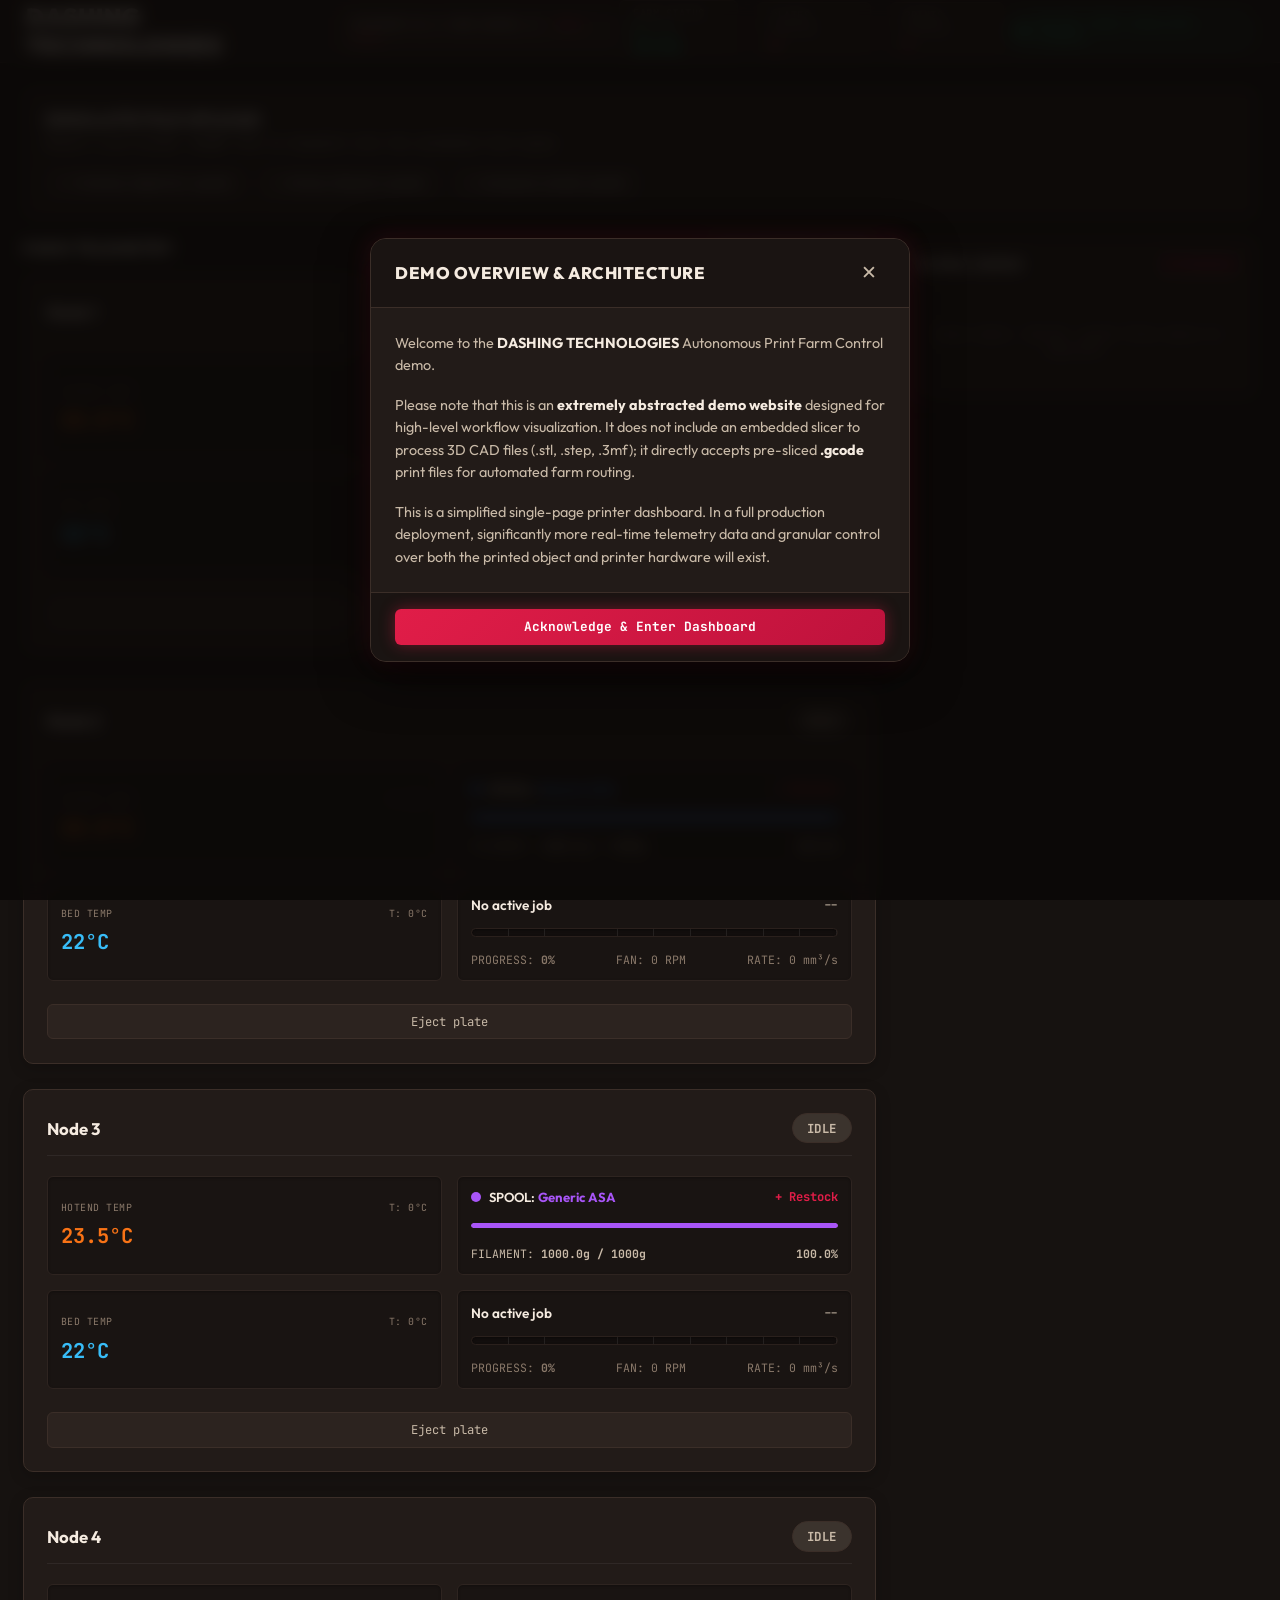
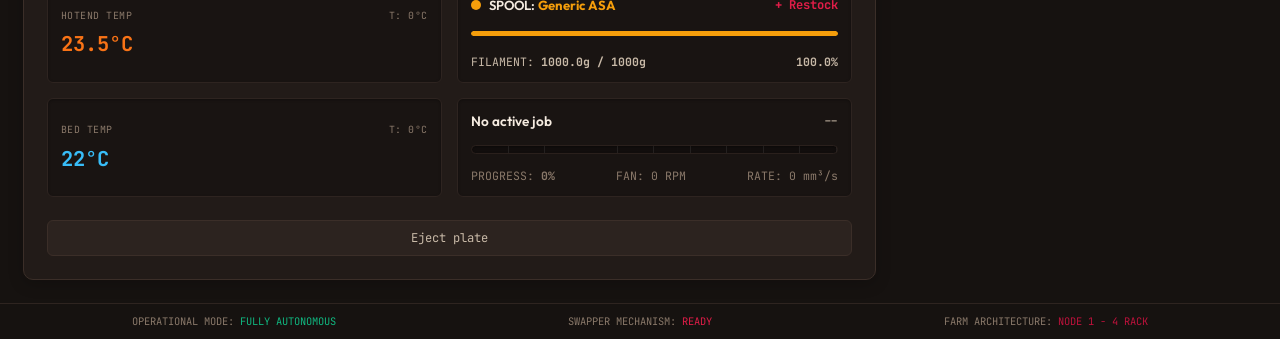
<file: index.html>
<!DOCTYPE html>
<html lang="en">
<head>
  <meta charset="UTF-8">
  <meta name="viewport" content="width=device-width, initial-scale=1.0">
  <title>DASHING TECHNOLOGIES // Autonomous Print Farm OS</title>
  <link rel="preconnect" href="https://fonts.googleapis.com">
  <link rel="preconnect" href="https://fonts.gstatic.com" crossorigin>
  <link href="https://fonts.googleapis.com/css2?family=JetBrains+Mono:wght@400;500;700&family=Outfit:wght@400;600;700;900&display=swap" rel="stylesheet">
  <link rel="stylesheet" href="styles.css">
</head>
<body>

  <div class="app-container">
    <!-- Header -->
    <header class="app-header">
      <div class="brand">
        <div class="brand-logo">
          <span class="brand-name">DASHING TECHNOLOGIES</span>
        </div>
        <div class="system-tag">AUTOPRINT OS // FARM CONTROL v1 <a href="#" onclick="openDisclaimerModal(); return false;" style="color: var(--accent-red); text-decoration: none; margin-left: 0.5rem;" title="View Demo Overview">(Demo Info)</a></div>
      </div>

      <div class="header-stats">
        <div class="stat-pill">
          <span class="stat-label">FARM STATUS</span>
          <span class="stat-value text-emerald" id="stat-active-nodes">4 / 4 ONLINE</span>
        </div>
        <div class="stat-pill">
          <span class="stat-label">PLATES EJECTED</span>
          <span class="stat-value text-cyan" id="stat-plates-ejected">0</span>
        </div>
        <div class="stat-pill">
          <span class="stat-label">PRINTS STARTED</span>
          <span class="stat-value text-purple" id="stat-cad-dispatched">0</span>
        </div>
      </div>

      <div class="ws-pulse-container">
        <span class="ws-pulse-dot" id="ws-indicator"></span>
        <span class="ws-pulse-text" id="ws-status-text">CONNECTING...</span>
      </div>
    </header>

    <!-- Main Content Layout Grid -->
    <main class="dashboard-grid">
      
      <!-- Top Hero Section: Simulate File Upload Only -->
      <section class="zero-touch-section">
        <div class="simulate-card" id="drop-zone">
          <div class="simulate-card-header">
            <h2 class="simulate-title">SIMULATE FILE UPLOAD</h2>
            <p class="simulate-subtitle">Select a pre-sliced .GCODE file to dispatch into the automated farm queue</p>
          </div>
          
          <div class="quick-preset-bar">
            <button class="preset-btn" onclick="triggerPresetDrop(event, 'Turbine_Impeller.gcode', 5400)">+ Turbine_Impeller.gcode</button>
            <button class="preset-btn" onclick="triggerPresetDrop(event, 'Drone_Chassis.gcode', 8200)">+ Drone_Chassis.gcode</button>
            <button class="preset-btn" onclick="triggerPresetDrop(event, 'Surgical_Guide.gcode', 3100)">+ Surgical_Guide.gcode</button>
          </div>

          <!-- Processing Screen Overlay -->
          <div class="pipeline-overlay hidden" id="pipeline-overlay">
            <div class="pipeline-loader"></div>
            <div class="processing-text-group">
              <h3 class="processing-title">PROCESSING & ROUTING G-CODE...</h3>
              <p class="processing-subtitle">Parsing toolpaths and auto-routing to optimal printer node</p>
            </div>
          </div>
        </div>
      </section>

      <!-- Center & Lower Section: Farm Telemetry & Sidebar Panels -->
      <div class="farm-content-split">
        
        <!-- Left: 4-Printer Beta Rack Grid -->
        <section class="farm-rack-section">
          <div class="section-header">
            <h3 class="section-title">FARM TELEMETRY</h3>
            <div class="rack-badge">LIVE TELEMETRY STREAM</div>
          </div>

          <div class="printer-grid" id="printer-grid">
            <div class="printer-card-skeleton">Initializing Farm Telemetry...</div>
          </div>
        </section>

        <!-- Right: Consumables & Global Queue -->
        <aside class="sidebar-section">
          <!-- Global Queue Sidebar Card -->
          <div class="side-card queue-card">
            <div class="side-card-header">
              <h4 class="side-title">GLOBAL QUEUE</h4>
              <span class="queue-count-badge" id="queue-count-badge">0 Pending</span>
            </div>
            <div class="queue-list" id="queue-list">
              <div class="empty-queue-msg">Queue empty. Upload .gcode files above to populate.</div>
            </div>
          </div>

        </aside>

      </div>
    </main>

    <!-- Footer Status Bar -->
    <footer class="app-footer">
      <div class="footer-item">OPERATIONAL MODE: <span class="text-emerald">FULLY AUTONOMOUS</span></div>
      <div class="footer-item">SWAPPER MECHANISM: <span class="text-cyan" id="footer-swapper-status">READY</span></div>
      <div class="footer-item">FARM ARCHITECTURE: <span class="text-purple">NODE 1 - 4 RACK</span></div>
    </footer>
  </div>

  <!-- Restock Filament Modal Overlay -->
  <div class="modal-overlay hidden" id="restock-modal" onclick="if(event.target === this) closeRestockModal()">
    <div class="modal-card">
      <div class="modal-header">
        <h3 class="modal-title">RESTOCK FILAMENT SPOOL</h3>
        <button class="modal-close-btn" onclick="closeRestockModal()">✕</button>
      </div>
      
      <form id="restock-form" onsubmit="handleRestockSubmit(event)">
        <input type="hidden" id="restock-node-id" value="">
        
        <div class="modal-body">
          <div class="form-group">
            <label>Spool Color</label>
            <div class="color-picker-group">
              <input type="color" id="spool-color" value="#e11d48" class="color-input">
              <div class="preset-colors">
                <span class="color-swatch" style="background:#e11d48" title="Crimson Red" onclick="setRestockColor('#e11d48')"></span>
                <span class="color-swatch" style="background:#10b981" title="Emerald Green" onclick="setRestockColor('#10b981')"></span>
                <span class="color-swatch" style="background:#3b82f6" title="Cyber Blue" onclick="setRestockColor('#3b82f6')"></span>
                <span class="color-swatch" style="background:#a855f7" title="Neon Purple" onclick="setRestockColor('#a855f7')"></span>
                <span class="color-swatch" style="background:#f59e0b" title="Amber Orange" onclick="setRestockColor('#f59e0b')"></span>
                <span class="color-swatch" style="background:#ffffff" title="Pure White" onclick="setRestockColor('#ffffff')"></span>
                <span class="color-swatch" style="background:#1e293b" title="Dark Charcoal" onclick="setRestockColor('#1e293b')"></span>
              </div>
            </div>
          </div>

          <div class="form-group">
            <label for="spool-weight">Spool Net Weight (grams)</label>
            <input type="number" id="spool-weight" class="form-control" value="1000" min="100" max="5000" step="50" required>
          </div>
        </div>

        <div class="modal-footer">
          <button type="button" class="btn btn-secondary" onclick="closeRestockModal()">Cancel</button>
          <button type="submit" class="btn btn-primary">Load New Spool</button>
        </div>
      </form>
    </div>
  </div>

  <!-- Demo Overview Disclaimer Modal Overlay -->
  <div class="modal-overlay hidden" id="disclaimer-modal" onclick="if(event.target === this) closeDisclaimerModal()">
    <div class="modal-card disclaimer-card">
      <div class="modal-header">
        <h3 class="modal-title">DEMO OVERVIEW & ARCHITECTURE</h3>
        <button class="modal-close-btn" onclick="closeDisclaimerModal()">✕</button>
      </div>
      
      <div class="modal-body">
        <p class="disclaimer-text">
          Welcome to the <strong>DASHING TECHNOLOGIES</strong> Autonomous Print Farm Control demo.
        </p>
        <p class="disclaimer-text">
          Please note that this is an <strong>extremely abstracted demo website</strong> designed for high-level workflow visualization. It does not include an embedded slicer to process 3D CAD files (.stl, .step, .3mf); it directly accepts pre-sliced <strong>.gcode</strong> print files for automated farm routing.
        </p>
        <p class="disclaimer-text">
          This is a simplified single-page printer dashboard. In a full production deployment, significantly more real-time telemetry data and granular control over both the printed object and printer hardware will exist.
        </p>
      </div>

      <div class="modal-footer">
        <button type="button" class="btn btn-primary" onclick="closeDisclaimerModal()" style="width: 100%;">Acknowledge & Enter Dashboard</button>
      </div>
    </div>
  </div>

  <script src="app.js"></script>
</body>
</html>
</file>
<file: styles.css>
/* ==========================================================================
   DASHING TECHNOLOGIES // AUTOPRINT OS DESIGN SYSTEM (SOFT DARK CREAM & CRIMSON)
   ========================================================================== */

:root {
  /* Color Tokens - Soft Dark Cream & Crimson Theme (Easy on the Eyes) */
  --bg-dark: #161210;         /* Soft Dark Espresso Cream Base Background */
  --bg-card: #221b18;         /* Muted Dark Cream Card Surfaces */
  --bg-card-hover: #2c231f;   /* Soft Cream-Brown Hover State */
  --border-color: #3b2e28;    /* Muted Almond Warm Border */
  --border-bright: #d9435f;   /* Soft Rose Crimson Accent */
  
  --text-main: #f5ebe0;       /* Rich Soft Cream Text */
  --text-muted: #c9baa8;      /* Soft Muted Sand */
  --text-dim: #8a796a;        /* Dimmed Warm Taupe */
  
  --accent-red: #e11d48;       /* Primary Soft Crimson Red */
  --accent-crimson: #f43f5e;   /* Soft Rose Crimson */
  --accent-emerald: #10b981;   /* Soft Emerald Status */
  --accent-cyan: #e11d48;      /* Crimson Accent */
  --accent-purple: #be123c;    /* Deep Burgundy Red */
  --accent-amber: #f59e0b;     /* Warm Amber */
  --accent-blue: #e11d48;
  --accent-cream: #f5ebe0;

  /* Typography */
  --font-mono: 'JetBrains Mono', monospace;
  --font-sans: 'Outfit', sans-serif;
  
  /* Viewport Units & Scalable Spacing */
  --header-height: clamp(50px, 7vh, 75px);
  --footer-height: clamp(30px, 4vh, 45px);
  --padding-unit: clamp(0.5rem, 1.2vw, 1.5rem);
  --radius-sm: 6px;
  --radius-md: 10px;
  --radius-lg: 16px;
}

* {
  box-sizing: border-box;
  margin: 0;
  padding: 0;
  user-select: none;
}

body {
  background-color: var(--bg-dark);
  color: var(--text-main);
  font-family: var(--font-sans);
  min-height: 100vh;
  width: 100vw;
  overflow-x: hidden;
  overflow-y: auto;
  -webkit-font-smoothing: antialiased;
}

/* App Container */
.app-container {
  display: flex;
  flex-direction: column;
  min-height: 100vh;
  width: 100vw;
  padding: 0;
}

/* --------------------------------------------------------------------------
   Header Bar
   -------------------------------------------------------------------------- */
.app-header {
  height: var(--header-height);
  width: 100%;
  background: rgba(34, 27, 24, 0.92);
  backdrop-filter: blur(12px);
  border-bottom: 1px solid var(--border-color);
  display: flex;
  align-items: center;
  justify-content: space-between;
  padding: 0 clamp(1rem, 2vw, 2.5rem);
  z-index: 100;
  box-shadow: 0 4px 20px rgba(0, 0, 0, 0.25);
}

.brand {
  display: flex;
  align-items: center;
  gap: clamp(0.5rem, 1vw, 1.2rem);
}

.brand-logo {
  display: flex;
  align-items: center;
  gap: 0.5rem;
  font-weight: 900;
  font-size: clamp(1.1rem, 1.8vw, 1.6rem);
  letter-spacing: 1px;
  color: var(--text-main);
}

.system-tag {
  font-family: var(--font-mono);
  font-size: clamp(0.65rem, 0.8vw, 0.85rem);
  color: var(--text-muted);
  background: rgba(59, 46, 40, 0.45);
  border: 1px solid var(--border-color);
  padding: 0.25rem 0.6rem;
  border-radius: var(--radius-sm);
}

.header-stats {
  display: flex;
  align-items: center;
  gap: clamp(0.5rem, 1.5vw, 1.8rem);
}

.stat-pill {
  display: flex;
  flex-direction: column;
  align-items: flex-start;
  background: #221b18;
  border: 1px solid var(--border-color);
  padding: 0.3rem 0.8rem;
  border-radius: var(--radius-sm);
  box-shadow: 0 2px 8px rgba(0, 0, 0, 0.2);
}

.stat-label {
  font-family: var(--font-mono);
  font-size: 0.65rem;
  color: var(--text-dim);
  text-transform: uppercase;
  letter-spacing: 0.5px;
}

.stat-value {
  font-family: var(--font-mono);
  font-weight: 700;
  font-size: clamp(0.85rem, 1.1vw, 1.1rem);
}

/* WebSocket Pulse Indicator */
.ws-pulse-container {
  display: flex;
  align-items: center;
  gap: 0.6rem;
  font-family: var(--font-mono);
  font-size: clamp(0.7rem, 0.85vw, 0.9rem);
  background: rgba(16, 185, 129, 0.08);
  border: 1px solid rgba(16, 185, 129, 0.25);
  padding: 0.4rem 0.9rem;
  border-radius: 999px;
  color: #10b981;
}

.ws-pulse-dot {
  width: 8px;
  height: 8px;
  border-radius: 50%;
  background-color: var(--accent-emerald);
  box-shadow: 0 0 10px var(--accent-emerald);
  animation: pulse-glow 1.8s infinite ease-in-out;
}

@keyframes pulse-glow {
  0% { transform: scale(0.9); opacity: 0.7; }
  50% { transform: scale(1.3); opacity: 1; box-shadow: 0 0 12px var(--accent-emerald); }
  100% { transform: scale(0.9); opacity: 0.7; }
}

/* Responsive Header Layout for Half Screen & Tight Viewports */
@media (max-width: 1200px) {
  .app-header {
    height: auto;
    min-height: var(--header-height);
    padding: 0.5rem clamp(0.8rem, 1.5vw, 1.5rem);
    flex-wrap: wrap;
    gap: 0.5rem 1rem;
    justify-content: space-between;
  }

  .header-stats {
    gap: 0.5rem;
  }

  .stat-pill {
    padding: 0.25rem 0.6rem;
  }

  .stat-label {
    font-size: 0.6rem;
  }

  .stat-value {
    font-size: 0.9rem;
  }
}

@media (max-width: 850px) {
  .system-tag {
    font-size: 0.75rem;
    padding: 0.2rem 0.4rem;
  }

  .ws-pulse-text {
    display: none;
  }

  .ws-pulse-container {
    padding: 0.35rem 0.5rem;
  }
}

@media (max-width: 650px) {
  .app-header {
    flex-direction: column;
    align-items: stretch;
  }

  .brand {
    justify-content: space-between;
    width: 100%;
  }

  .header-stats {
    justify-content: space-between;
    width: 100%;
  }
}

/* --------------------------------------------------------------------------
   Dashboard Grid Layout
   -------------------------------------------------------------------------- */
.dashboard-grid {
  flex: 1;
  display: flex;
  flex-direction: column;
  gap: clamp(1rem, 1.5vh, 1.8rem);
  padding: clamp(1rem, 1.8vw, 2.2rem);
  max-width: 100vw;
}

/* --------------------------------------------------------------------------
   Zero-Touch CAD Drop Zone Section (Soft Dark Cream Theme)
   -------------------------------------------------------------------------- */
.zero-touch-section {
  width: 100%;
}

.drop-zone-card {
  position: relative;
  background: linear-gradient(135deg, rgba(34, 27, 24, 0.95) 0%, rgba(44, 35, 31, 0.85) 100%);
  border: 2px dashed rgba(225, 29, 72, 0.45);
  border-radius: var(--radius-lg);
  padding: clamp(1.2rem, 2.2vh, 2.5rem) clamp(1.5rem, 2vw, 3rem);
  text-align: center;
  transition: all 0.3s cubic-bezier(0.4, 0, 0.2, 1);
  box-shadow: 0 8px 32px rgba(0, 0, 0, 0.3);
  overflow: hidden;
  cursor: pointer;
}

.drop-zone-card:hover, .drop-zone-card.drag-over {
  border-color: var(--accent-red);
  background: linear-gradient(135deg, rgba(225, 29, 72, 0.12) 0%, rgba(190, 18, 60, 0.18) 100%);
  box-shadow: 0 0 35px rgba(225, 29, 72, 0.25);
  transform: translateY(-2px);
}

.drop-zone-content {
  display: flex;
  flex-direction: column;
  align-items: center;
  gap: clamp(0.6rem, 1vh, 1.2rem);
}

.drop-icon-wrapper {
  position: relative;
  width: clamp(48px, 5vh, 64px);
  height: clamp(48px, 5vh, 64px);
  display: flex;
  align-items: center;
  justify-content: center;
  color: var(--accent-red);
}

.drop-icon {
  width: 70%;
  height: 70%;
}



.drop-title {
  font-size: clamp(1.1rem, 1.6vw, 1.5rem);
  font-weight: 800;
  letter-spacing: 1px;
  color: var(--text-main);
}

.drop-subtitle {
  font-size: clamp(0.8rem, 0.95vw, 1rem);
  color: var(--text-muted);
}

/* --------------------------------------------------------------------------
   Top Hero Section: Simulate File Upload
   -------------------------------------------------------------------------- */
.simulate-card {
  position: relative;
  background: var(--bg-card);
  border: 1px solid var(--border-color);
  border-radius: var(--radius-md);
  padding: clamp(1.2rem, 1.6vw, 1.6rem);
  display: flex;
  flex-direction: column;
  gap: 1rem;
  box-shadow: 0 4px 16px rgba(0, 0, 0, 0.2);
  overflow: hidden;
}

.simulate-card-header {
  display: flex;
  flex-direction: column;
  gap: 0.25rem;
}

.simulate-title {
  font-size: clamp(1.1rem, 1.4vw, 1.4rem);
  font-weight: 800;
  letter-spacing: 0.5px;
  color: var(--text-main);
}

.simulate-subtitle {
  font-family: var(--font-mono);
  font-size: clamp(0.75rem, 0.85vw, 0.88rem);
  color: var(--text-muted);
}

.quick-preset-bar {
  display: flex;
  align-items: center;
  gap: 0.8rem;
  flex-wrap: wrap;
}

.preset-btn {
  background: #2c231f;
  border: 1px solid #3b2e28;
  color: var(--text-main);
  font-family: var(--font-mono);
  font-size: clamp(0.7rem, 0.8vw, 0.85rem);
  padding: 0.5rem 1rem;
  border-radius: var(--radius-sm);
  cursor: pointer;
  transition: all 0.2s ease;
}

.preset-btn:hover {
  background: var(--accent-red);
  color: #ffffff;
  font-weight: 700;
  border-color: var(--accent-red);
  box-shadow: 0 0 15px rgba(225, 29, 72, 0.35);
}

/* --------------------------------------------------------------------------
   Printer Cards Grid (4 Nodes - Single Column Spacious Layout)
   -------------------------------------------------------------------------- */
.printer-grid {
  display: grid;
  grid-template-columns: 1fr;
  gap: clamp(1.4rem, 2vw, 2rem);
  min-height: 400px;
}

.printer-card {
  background: var(--bg-card);
  border: 1px solid var(--border-color);
  border-radius: var(--radius-md);
  padding: clamp(1.4rem, 2vw, 2rem);
  display: flex;
  flex-direction: column;
  gap: 1.35rem;
  transition: all 0.25s ease;
  position: relative;
  overflow: hidden;
  box-shadow: 0 4px 16px rgba(0, 0, 0, 0.2);
}

.printer-card:hover {
  border-color: var(--border-bright);
  box-shadow: 0 8px 30px rgba(225, 29, 72, 0.18);
}

.printer-card-header {
  display: flex;
  align-items: center;
  justify-content: space-between;
  border-bottom: 1px solid rgba(255, 255, 255, 0.06);
  padding-bottom: 0.7rem;
}

.node-identity {
  display: flex;
  flex-direction: column;
}

.node-name {
  font-weight: 700;
  font-size: clamp(1.05rem, 1.2vw, 1.25rem);
  color: var(--text-main);
}

.status-badge {
  font-family: var(--font-mono);
  font-weight: 700;
  font-size: 0.78rem;
  padding: 0.35rem 0.85rem;
  border-radius: 999px;
  text-transform: uppercase;
  letter-spacing: 0.5px;
}

/* Status Colors (Soft Dark Cream Theme) */
.status-badge.idle { background: rgba(201, 186, 168, 0.15); color: var(--text-muted); border: 1px solid var(--border-color); }
.status-badge.preheating { background: rgba(245, 158, 11, 0.15); color: var(--accent-amber); border: 1px solid var(--accent-amber); }
.status-badge.printing { background: rgba(16, 185, 129, 0.15); color: var(--accent-emerald); border: 1px solid var(--accent-emerald); }
.status-badge.ejecting { background: rgba(225, 29, 72, 0.2); color: var(--accent-red); border: 1px solid var(--accent-red); animation: flash 1s infinite alternate; }

@keyframes flash {
  from { opacity: 0.75; }
  to { opacity: 1; box-shadow: 0 0 14px rgba(225, 29, 72, 0.4); }
}

/* Ejecting Swapper Banner */
.swapper-banner {
  background: linear-gradient(90deg, rgba(225, 29, 72, 0.2) 0%, rgba(190, 18, 60, 0.25) 100%);
  border: 1px solid var(--accent-red);
  border-radius: var(--radius-sm);
  padding: 0.6rem 0.9rem;
  display: flex;
  align-items: center;
  justify-content: space-between;
  font-family: var(--font-mono);
  font-size: 0.8rem;
  color: var(--accent-crimson);
}

.swapper-banner.waiting-banner {
  background: linear-gradient(90deg, rgba(245, 158, 11, 0.15) 0%, rgba(217, 119, 6, 0.2) 100%);
  border-color: var(--accent-amber);
  color: var(--accent-amber);
}

/* Telemetry & Gauges 2x2 Grid (Hotend | Bed | Spool | Job Progress) */
.telemetry-row {
  display: grid;
  grid-template-columns: repeat(2, 1fr);
  gap: clamp(0.75rem, 1.2vw, 1.25rem);
  align-items: stretch;
}

@media (max-width: 650px) {
  .telemetry-row {
    grid-template-columns: 1fr;
  }
}

.temp-box,
.card-spool-box,
.job-progress-box {
  background: #191412;
  border: 1px solid #2e2420;
  border-radius: var(--radius-sm);
  padding: clamp(0.6rem, 1vw, 1rem);
  display: flex;
  flex-direction: column;
  justify-content: space-between;
  gap: clamp(0.35rem, 0.6vh, 0.6rem);
  min-height: clamp(85px, 11vh, 125px);
  box-shadow: inset 0 1px 3px rgba(0, 0, 0, 0.3);
}

.hotend-temp-box,
.bed-temp-box {
  justify-content: center;
}

/* Pipeline Overlay */
.pipeline-overlay {
  position: absolute;
  inset: 0;
  background: rgba(22, 18, 16, 0.96);
  backdrop-filter: blur(8px);
  display: flex;
  flex-direction: column;
  align-items: center;
  justify-content: center;
  gap: 1.2rem;
  z-index: 10;
  padding: 1.5rem;
}

.pipeline-overlay.hidden {
  display: none;
}

.pipeline-loader {
  width: 44px;
  height: 44px;
  border: 3px solid rgba(225, 29, 72, 0.2);
  border-top-color: var(--accent-red);
  border-radius: 50%;
  animation: spin 0.8s linear infinite;
}

@keyframes spin {
  to { transform: rotate(360deg); }
}

.processing-text-group {
  display: flex;
  flex-direction: column;
  align-items: center;
  gap: 0.4rem;
  text-align: center;
}

.processing-title {
  font-size: clamp(1rem, 1.3vw, 1.25rem);
  font-weight: 800;
  letter-spacing: 0.5px;
  color: var(--text-main);
}

.processing-subtitle {
  font-family: var(--font-mono);
  font-size: clamp(0.75rem, 0.85vw, 0.88rem);
  color: var(--text-muted);
}

/* --------------------------------------------------------------------------
   Farm Split Layout (Rack Grid + Sidebar)
   -------------------------------------------------------------------------- */
.farm-content-split {
  display: grid;
  grid-template-columns: 1fr clamp(300px, 28vw, 420px);
  gap: clamp(1rem, 1.8vw, 2rem);
  width: 100%;
}

@media (max-width: 1100px) {
  .farm-content-split {
    grid-template-columns: 1fr;
  }
}

.section-header {
  display: flex;
  align-items: center;
  justify-content: space-between;
  margin-bottom: clamp(0.8rem, 1.2vh, 1.2rem);
}

.section-title {
  font-size: clamp(1rem, 1.2vw, 1.25rem);
  font-weight: 800;
  letter-spacing: 0.5px;
  display: flex;
  align-items: center;
  gap: 0.5rem;
  color: var(--text-main);
}

.rack-badge {
  font-family: var(--font-mono);
  font-size: 0.7rem;
  color: var(--accent-emerald);
  background: rgba(16, 185, 129, 0.1);
  border: 1px solid rgba(16, 185, 129, 0.3);
  padding: 0.25rem 0.6rem;
  border-radius: var(--radius-sm);
}

/* --------------------------------------------------------------------------
   Printer Cards Grid (4 Nodes)
   -------------------------------------------------------------------------- */

.printer-card {
  background: var(--bg-card);
  border: 1px solid var(--border-color);
  border-radius: var(--radius-md);
  padding: clamp(1.4rem, 1.8vw, 1.8rem);
  display: flex;
  flex-direction: column;
  gap: 1.25rem;
  transition: all 0.25s ease;
  position: relative;
  overflow: hidden;
  box-shadow: 0 4px 16px rgba(0, 0, 0, 0.2);
}

.printer-card:hover {
  border-color: var(--border-bright);
  box-shadow: 0 8px 30px rgba(225, 29, 72, 0.18);
}

.printer-card-header {
  display: flex;
  align-items: center;
  justify-content: space-between;
  border-bottom: 1px solid rgba(255, 255, 255, 0.06);
  padding-bottom: 0.7rem;
}

.node-identity {
  display: flex;
  flex-direction: column;
}

.node-name {
  font-weight: 700;
  font-size: clamp(1.05rem, 1.2vw, 1.25rem);
  color: var(--text-main);
}

.status-badge {
  font-family: var(--font-mono);
  font-weight: 700;
  font-size: 0.78rem;
  padding: 0.35rem 0.85rem;
  border-radius: 999px;
  text-transform: uppercase;
  letter-spacing: 0.5px;
}

/* Status Colors (Soft Dark Cream Theme) */
.status-badge.idle { background: rgba(201, 186, 168, 0.15); color: var(--text-muted); border: 1px solid var(--border-color); }
.status-badge.preheating { background: rgba(245, 158, 11, 0.15); color: var(--accent-amber); border: 1px solid var(--accent-amber); }
.status-badge.printing { background: rgba(16, 185, 129, 0.15); color: var(--accent-emerald); border: 1px solid var(--accent-emerald); }
.status-badge.ejecting { background: rgba(225, 29, 72, 0.2); color: var(--accent-red); border: 1px solid var(--accent-red); animation: flash 1s infinite alternate; }

@keyframes flash {
  from { opacity: 0.75; }
  to { opacity: 1; box-shadow: 0 0 14px rgba(225, 29, 72, 0.4); }
}

/* Ejecting Swapper Banner */
.swapper-banner {
  background: linear-gradient(90deg, rgba(225, 29, 72, 0.2) 0%, rgba(190, 18, 60, 0.25) 100%);
  border: 1px solid var(--accent-red);
  border-radius: var(--radius-sm);
  padding: 0.6rem 0.9rem;
  display: flex;
  align-items: center;
  justify-content: space-between;
  font-family: var(--font-mono);
  font-size: 0.8rem;
  color: var(--accent-crimson);
}

.swapper-banner.waiting-banner {
  background: linear-gradient(90deg, rgba(245, 158, 11, 0.15) 0%, rgba(217, 119, 6, 0.2) 100%);
  border-color: var(--accent-amber);
  color: var(--accent-amber);
}

.temp-header {
  display: flex;
  align-items: center;
  justify-content: space-between;
  font-family: var(--font-mono);
  font-size: clamp(0.62rem, 0.75vw, 0.78rem);
  color: var(--text-dim);
  text-transform: uppercase;
  letter-spacing: 0.5px;
}

.temp-readout {
  font-family: var(--font-mono);
  font-weight: 700;
  font-size: clamp(1.25rem, 1.6vw, 1.75rem);
  margin-top: clamp(0.15rem, 0.3vh, 0.35rem);
}

.hotend-color { color: #f97316; }
.bed-color { color: #38bdf8; }

/* Progress Section */
.job-progress-container {
  display: flex;
  flex-direction: column;
  gap: 0.5rem;
}

.job-info-row {
  display: flex;
  justify-content: space-between;
  align-items: center;
  font-size: 0.85rem;
}

.job-filename {
  font-weight: 600;
  white-space: nowrap;
  overflow: hidden;
  text-overflow: ellipsis;
  max-width: 65%;
  color: var(--text-main);
}

.layer-counter {
  font-family: var(--font-mono);
  font-size: 0.78rem;
  color: var(--text-muted);
}

/* Progress Track & Skeleton */
.progress-track {
  width: 100%;
  height: clamp(8px, 1vh, 11px);
  background: #120e0d;
  border-radius: 999px;
  overflow: hidden;
  position: relative;
  border: 1px solid #2a201c;
  box-shadow: inset 0 1px 3px rgba(0, 0, 0, 0.4);
}

/* Skeleton grid segments overlay (10% step markers - static scale) */
.progress-track::before {
  content: '';
  position: absolute;
  inset: 0;
  background-image: repeating-linear-gradient(
    90deg,
    transparent,
    transparent calc(10% - 1px),
    rgba(255, 255, 255, 0.08) calc(10% - 1px),
    rgba(255, 255, 255, 0.08) 10%
  );
  z-index: 1;
  pointer-events: none;
}

.progress-fill {
  height: 100%;
  background: linear-gradient(90deg, #e11d48 0%, #f43f5e 100%);
  border-radius: 999px;
  transition: width 0.4s ease;
  position: relative;
  z-index: 3;
  box-shadow: 0 0 8px rgba(225, 29, 72, 0.4);
}

/* Head indicator on active progress fill */
.progress-fill::after {
  content: '';
  position: absolute;
  right: 0;
  top: 0;
  bottom: 0;
  width: clamp(4px, 0.6vw, 7px);
  background: #ffffff;
  border-radius: 999px;
  opacity: 0.85;
}

.job-meta-footer {
  display: flex;
  justify-content: space-between;
  font-family: var(--font-mono);
  font-size: 0.72rem;
  color: var(--text-dim);
}

/* Integrated Spool & Filament Consumable Section */
.card-spool-section {
  background: #191412;
  border: 1px solid #2e2420;
  border-radius: var(--radius-sm);
  padding: 0.8rem 1rem;
  display: flex;
  flex-direction: column;
  gap: 0.5rem;
}

.spool-meta-header {
  display: flex;
  align-items: center;
  justify-content: space-between;
  font-size: 0.82rem;
}

.spool-brand-type {
  display: flex;
  align-items: center;
  gap: 0.5rem;
}

.spool-title {
  font-weight: 600;
  color: var(--text-main);
}

.restock-link {
  color: var(--accent-red);
  font-family: var(--font-mono);
  font-size: 0.76rem;
  font-weight: 700;
  text-decoration: none;
  transition: all 0.2s ease;
}

.restock-link:hover {
  color: #ffffff;
  text-decoration: underline;
}

.spool-bar-track {
  width: 100%;
  height: 7px;
  background: #2e2420;
  border-radius: 999px;
  overflow: hidden;
}

.spool-bar-fill {
  height: 100%;
  border-radius: 999px;
  transition: width 0.4s ease;
}

.spool-weight-row {
  display: flex;
  align-items: center;
  justify-content: space-between;
  font-family: var(--font-mono);
  font-size: 0.72rem;
  color: var(--text-muted);
}

.card-actions {
  display: flex;
  gap: 0.6rem;
  margin-top: 0.2rem;
}

.action-btn {
  flex: 1;
  background: #2c231f;
  border: 1px solid #3b2e28;
  color: var(--text-muted);
  font-family: var(--font-mono);
  font-size: 0.76rem;
  padding: 0.55rem 0.7rem;
  border-radius: var(--radius-sm);
  cursor: pointer;
  transition: all 0.2s ease;
}

.action-btn:hover {
  background: #382c27;
  color: var(--text-main);
  border-color: #4d3a33;
}

.action-btn.eject-btn:hover {
  background: rgba(225, 29, 72, 0.2);
  color: var(--accent-red);
  border-color: var(--accent-red);
}

.action-btn.cancel-btn:hover {
  background: rgba(225, 29, 72, 0.2);
  color: var(--accent-red);
  border-color: var(--accent-red);
}

/* --------------------------------------------------------------------------
   Sidebar Cards (Health & Global Queue)
   -------------------------------------------------------------------------- */
.sidebar-section {
  display: flex;
  flex-direction: column;
  gap: 1.2rem;
}

.side-card {
  background: var(--bg-card);
  border: 1px solid var(--border-color);
  border-radius: var(--radius-md);
  padding: clamp(1rem, 1.2vw, 1.2rem);
  display: flex;
  flex-direction: column;
  gap: 1rem;
  box-shadow: 0 4px 16px rgba(0, 0, 0, 0.2);
}

.side-card-header {
  display: flex;
  align-items: center;
  justify-content: space-between;
  border-bottom: 1px solid rgba(255, 255, 255, 0.06);
  padding-bottom: 0.6rem;
}

.side-title {
  font-size: clamp(0.85rem, 1vw, 1rem);
  font-weight: 700;
  display: flex;
  align-items: center;
  gap: 0.4rem;
  color: var(--text-main);
}

.queue-count-badge {
  font-family: var(--font-mono);
  font-size: 0.7rem;
  color: var(--accent-red);
  background: rgba(225, 29, 72, 0.12);
  border: 1px solid rgba(225, 29, 72, 0.3);
  padding: 0.2rem 0.5rem;
  border-radius: var(--radius-sm);
}

/* Consumables Items */
.consumables-list {
  display: flex;
  flex-direction: column;
  gap: 0.9rem;
}

.consumable-item {
  display: flex;
  flex-direction: column;
  gap: 0.3rem;
  background: #191412;
  border: 1px solid #2e2420;
  padding: 0.6rem 0.8rem;
  border-radius: var(--radius-sm);
}

.consumable-header {
  display: flex;
  justify-content: space-between;
  font-size: 0.8rem;
}

.spool-name {
  font-weight: 600;
  display: flex;
  align-items: center;
  gap: 0.4rem;
  color: var(--text-main);
}

.spool-dot {
  width: 10px;
  height: 10px;
  border-radius: 50%;
}

.spool-val {
  font-family: var(--font-mono);
  font-size: 0.75rem;
  color: var(--text-muted);
}

.spool-bar-track {
  width: 100%;
  height: 5px;
  background: #2e2420;
  border-radius: 999px;
  overflow: hidden;
}

.spool-bar-fill {
  height: 100%;
  border-radius: 999px;
}

/* Global Queue List */
.queue-list {
  display: flex;
  flex-direction: column;
  gap: 0.6rem;
  max-height: clamp(240px, 32vh, 400px);
  overflow-y: auto;
}

.queue-item {
  background: #191412;
  border: 1px solid #2e2420;
  border-left: 3px solid var(--accent-red);
  border-radius: var(--radius-sm);
  padding: 0.6rem 0.8rem;
  display: flex;
  align-items: center;
  justify-content: space-between;
  transition: all 0.2s ease;
}

.queue-item:hover {
  background: #231b18;
  border-color: #3d2f2a;
}

.queue-item-info {
  display: flex;
  flex-direction: column;
  gap: 0.15rem;
}

.queue-filename {
  font-weight: 600;
  font-size: 0.8rem;
  color: var(--text-main);
}

.queue-meta {
  font-family: var(--font-mono);
  font-size: 0.68rem;
  color: var(--text-dim);
}

.queue-cancel-btn {
  background: none;
  border: none;
  color: var(--text-dim);
  cursor: pointer;
  font-size: 0.9rem;
  padding: 0.2rem 0.4rem;
  border-radius: 4px;
}

.queue-cancel-btn:hover {
  color: var(--accent-red);
  background: rgba(225, 29, 72, 0.15);
}

.empty-queue-msg {
  font-family: var(--font-mono);
  font-size: 0.75rem;
  color: var(--text-dim);
  text-align: center;
  padding: 1.5rem 0;
}

/* --------------------------------------------------------------------------
   Footer Bar
   -------------------------------------------------------------------------- */
.app-footer {
  height: var(--footer-height);
  width: 100%;
  background: #161210;
  border-top: 1px solid #2e2420;
  display: flex;
  align-items: center;
  justify-content: space-around;
  font-family: var(--font-mono);
  font-size: clamp(0.65rem, 0.75vw, 0.8rem);
  color: #8a796a;
  padding: 0 1rem;
}

/* --------------------------------------------------------------------------
   Modal Popup System (Restock Spool & Disclaimer)
   -------------------------------------------------------------------------- */
.modal-overlay {
  position: fixed;
  inset: 0;
  background: rgba(10, 8, 7, 0.85);
  backdrop-filter: blur(8px);
  display: flex;
  align-items: center;
  justify-content: center;
  z-index: 999;
  opacity: 1;
  transition: opacity 0.25s ease;
}

.modal-overlay.hidden {
  display: none;
  opacity: 0;
  pointer-events: none;
}

.modal-card {
  background: var(--bg-card);
  border: 1px solid var(--border-color);
  border-radius: var(--radius-lg);
  width: clamp(320px, 90vw, 480px);
  box-shadow: 0 16px 48px rgba(0, 0, 0, 0.6), 0 0 24px rgba(225, 29, 72, 0.15);
  display: flex;
  flex-direction: column;
  overflow: hidden;
  animation: modal-slide-in 0.3s cubic-bezier(0.16, 1, 0.3, 1);
}

.disclaimer-card {
  width: clamp(340px, 92vw, 540px);
}

.disclaimer-text {
  font-size: 0.9rem;
  line-height: 1.55;
  color: var(--text-muted);
}

.disclaimer-text strong {
  color: var(--text-main);
}

@keyframes modal-slide-in {
  from { transform: translateY(20px) scale(0.96); opacity: 0; }
  to { transform: translateY(0) scale(1); opacity: 1; }
}

.modal-header {
  padding: 1.2rem 1.5rem;
  border-bottom: 1px solid var(--border-color);
  display: flex;
  align-items: center;
  justify-content: space-between;
  background: #1a1412;
}

.modal-title {
  font-size: 1.05rem;
  font-weight: 800;
  letter-spacing: 0.5px;
  color: var(--text-main);
}

.modal-close-btn {
  background: transparent;
  border: none;
  color: var(--text-muted);
  font-size: 1.2rem;
  cursor: pointer;
  padding: 0.2rem 0.5rem;
  border-radius: 4px;
  transition: all 0.2s ease;
}

.modal-close-btn:hover {
  color: var(--accent-red);
  background: rgba(225, 29, 72, 0.15);
}

.modal-body {
  padding: 1.5rem;
  display: flex;
  flex-direction: column;
  gap: 1.1rem;
}

.form-group {
  display: flex;
  flex-direction: column;
  gap: 0.4rem;
}

.form-group label {
  font-family: var(--font-mono);
  font-size: 0.75rem;
  color: var(--text-muted);
  text-transform: uppercase;
  letter-spacing: 0.5px;
}

.form-control {
  background: #161210;
  border: 1px solid #3b2e28;
  color: var(--text-main);
  font-family: var(--font-sans);
  font-size: 0.9rem;
  padding: 0.65rem 0.9rem;
  border-radius: var(--radius-sm);
  outline: none;
  transition: border-color 0.2s ease;
}

.form-control option {
  background: #221b18;
  color: var(--text-main);
}

.form-control:focus {
  border-color: var(--accent-red);
  box-shadow: 0 0 10px rgba(225, 29, 72, 0.25);
}

.color-picker-group {
  display: flex;
  align-items: center;
  gap: 0.8rem;
}

.color-input {
  width: 42px;
  height: 42px;
  border: 1px solid var(--border-color);
  border-radius: var(--radius-sm);
  background: none;
  cursor: pointer;
  padding: 2px;
}

.preset-colors {
  display: flex;
  gap: 0.5rem;
}

.color-swatch {
  width: 26px;
  height: 26px;
  border-radius: 50%;
  cursor: pointer;
  border: 2px solid transparent;
  transition: transform 0.2s ease, border-color 0.2s ease;
}

.color-swatch:hover {
  transform: scale(1.2);
  border-color: #f5ebe0;
}

.modal-footer {
  padding: 1rem 1.5rem;
  border-top: 1px solid var(--border-color);
  display: flex;
  justify-content: flex-end;
  gap: 0.8rem;
  background: #1a1412;
}

.btn {
  font-family: var(--font-mono);
  font-size: 0.8rem;
  font-weight: 700;
  padding: 0.6rem 1.2rem;
  border-radius: var(--radius-sm);
  cursor: pointer;
  transition: all 0.2s ease;
  border: none;
}

.btn-secondary {
  background: #2c231f;
  color: var(--text-muted);
  border: 1px solid #3b2e28;
}

.btn-secondary:hover {
  background: #382c27;
  color: var(--text-main);
}

.btn-primary {
  background: linear-gradient(135deg, #e11d48 0%, #be123c 100%);
  color: #ffffff;
  box-shadow: 0 0 15px rgba(225, 29, 72, 0.4);
}

.btn-primary:hover {
  opacity: 0.95;
  box-shadow: 0 0 22px rgba(225, 29, 72, 0.6);
  transform: translateY(-1px);
}

/* Utility Colors */
.text-emerald { color: #10b981; }
.text-cyan { color: #e11d48; }
.text-purple { color: #be123c; }
.text-amber { color: #f59e0b; }
.text-red { color: #e11d48; }
</file>
